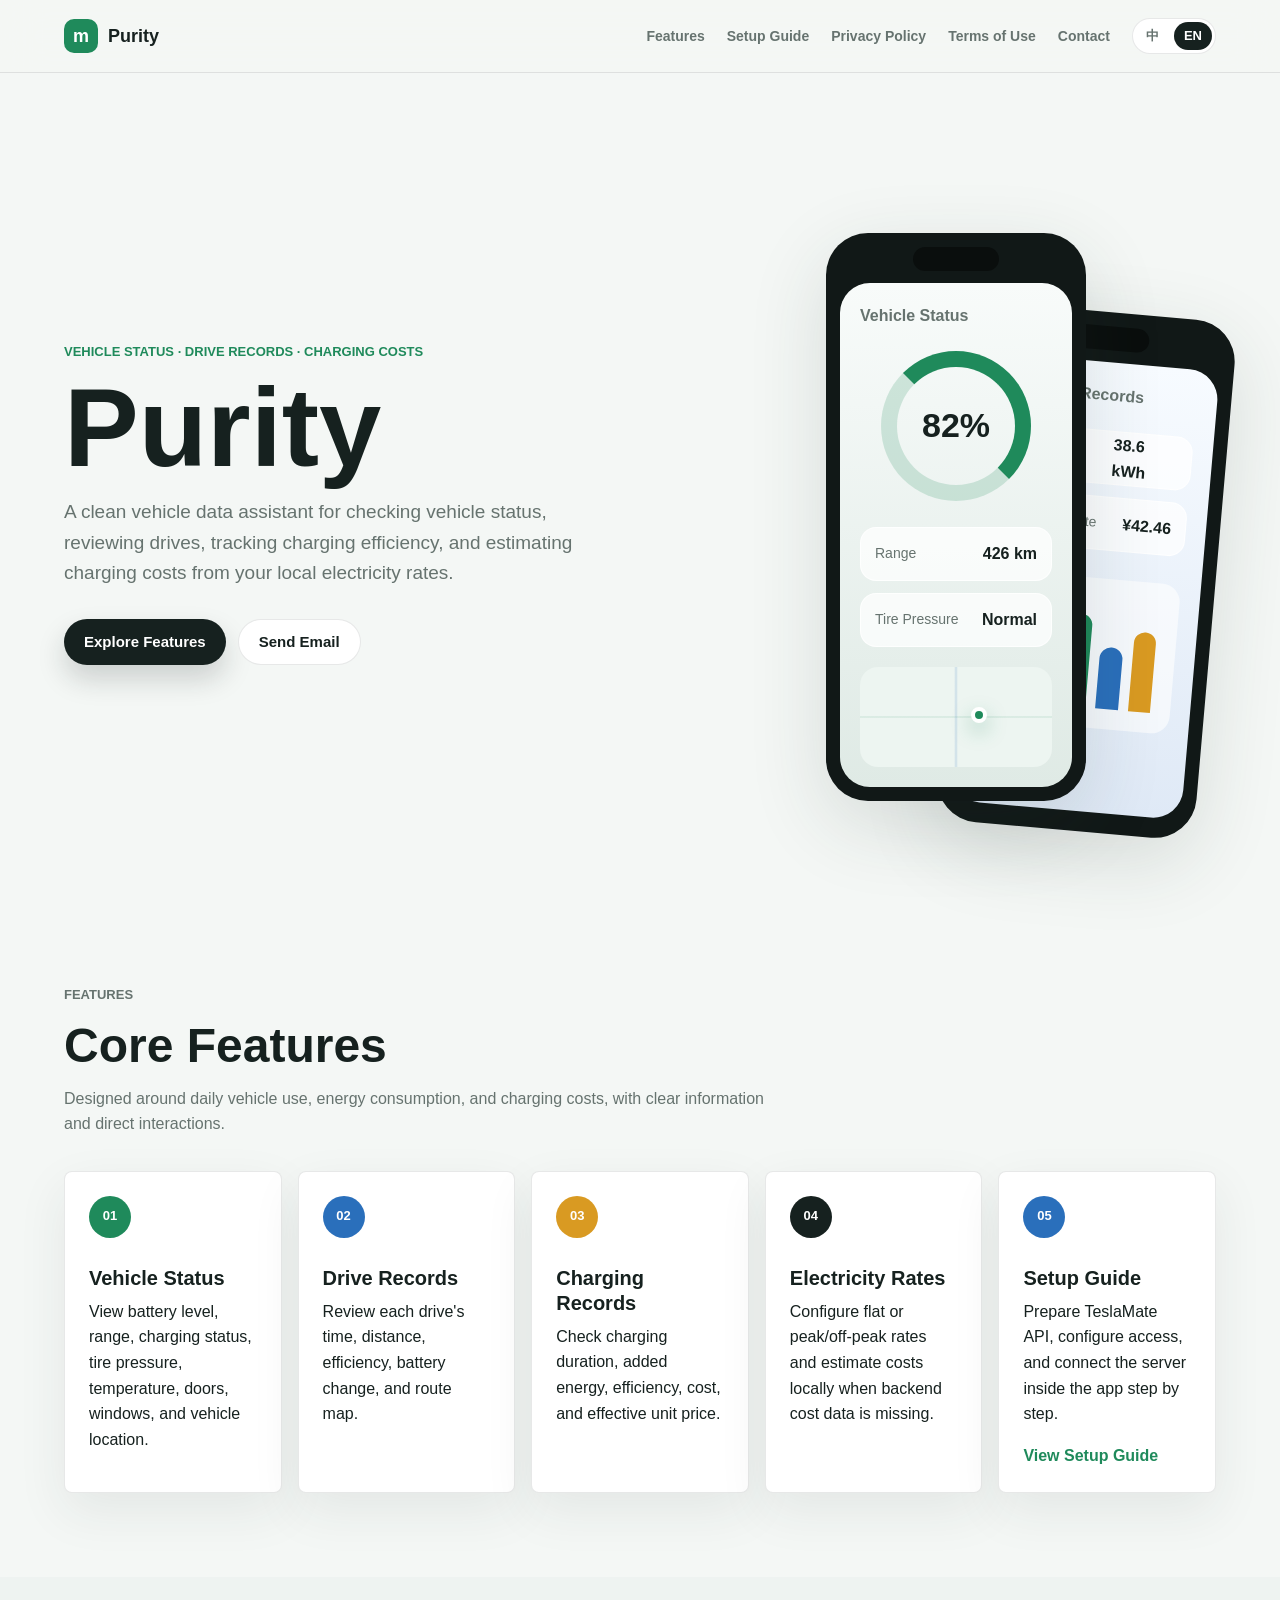
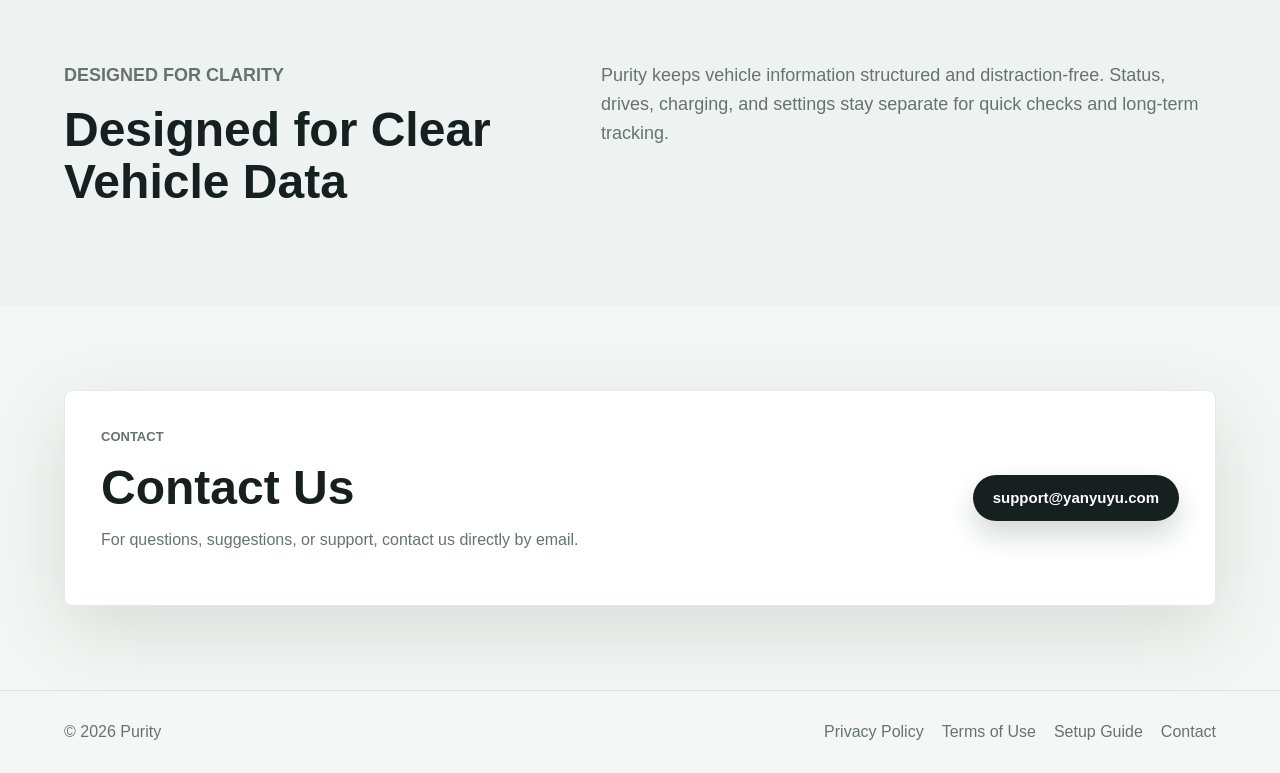
<file: index.html>
<!doctype html>
<html lang="zh-CN">
<head>
  <meta charset="utf-8">
  <meta name="viewport" content="width=device-width, initial-scale=1">
  <title>Purity - 车辆数据助手</title>
  <meta name="description" content="Purity 是一款车辆数据查看工具，支持车辆状态、行程记录、充电记录、电费估算与车辆设置。">
  <link rel="stylesheet" href="styles.css">
</head>
<body data-page="index">
  <header class="site-header">
    <a class="brand" href="#top" aria-label="Purity 首页" data-i18n-aria="brandHomeAria">
      <span class="brand-mark">m</span>
      <span>Purity</span>
    </a>
    <nav class="nav-links" aria-label="页面导航" data-i18n-aria="pageNavAria">
      <a href="#features" data-i18n="features">功能介绍</a>
      <a href="setup.html" data-i18n="setup">安装指南</a>
      <a href="privacy.html" data-i18n="privacy">隐私协议</a>
      <a href="terms.html" data-i18n="terms">用户协议</a>
      <a href="mailto:support@yanyuyu.com" data-i18n="contact">联系我们</a>
      <span class="language-switcher" aria-label="Language">
        <button type="button" data-language="zh">中</button>
        <button type="button" data-language="en">EN</button>
      </span>
    </nav>
  </header>

  <main id="top">
    <section class="hero">
      <div class="hero-content">
        <p class="eyebrow" data-i18n="heroEyebrow">车辆状态 · 行程记录 · 充电成本</p>
        <h1>Purity</h1>
        <p class="hero-copy" data-i18n="heroCopy">
          一个简洁清晰的车辆数据助手，帮助你查看车辆状态、回顾驾驶记录、追踪充电效率，并按本地电价估算充电费用。
        </p>
        <div class="hero-actions">
          <a class="primary-button" href="#features" data-i18n="learnFeatures">了解功能</a>
          <a class="secondary-button" href="mailto:support@yanyuyu.com" data-i18n="sendEmail">发送邮件</a>
        </div>
      </div>

      <div class="device-showcase" aria-label="Purity 应用界面预览" data-i18n-aria="previewAria">
        <div class="phone phone-front">
          <div class="phone-bar"></div>
          <div class="screen status-screen">
            <div class="screen-title" data-i18n="vehicleStatus">车辆状态</div>
            <div class="battery-ring">
              <span>82%</span>
            </div>
            <div class="metric-row">
              <span data-i18n="range">续航</span>
              <strong>426 km</strong>
            </div>
            <div class="metric-row">
              <span data-i18n="tirePressure">胎压</span>
              <strong data-i18n="normal">正常</strong>
            </div>
            <div class="mini-map">
              <span></span>
            </div>
          </div>
        </div>

        <div class="phone phone-back">
          <div class="phone-bar"></div>
          <div class="screen charge-screen">
            <div class="screen-title" data-i18n="chargeRecords">充电记录</div>
            <div class="charge-card">
              <span data-i18n="chargedEnergy">已充电量</span>
              <strong>38.6 kWh</strong>
            </div>
            <div class="charge-card">
              <span data-i18n="costEstimate">费用估算</span>
              <strong>¥42.46</strong>
            </div>
            <div class="charge-bars">
              <i></i><i></i><i></i><i></i><i></i>
            </div>
          </div>
        </div>
      </div>
    </section>

    <section id="features" class="section">
      <div class="section-heading">
        <p class="eyebrow" data-i18n="featuresEyebrow">Features</p>
        <h2 data-i18n="coreFeatures">核心功能</h2>
        <p data-i18n="featureIntro">围绕日常用车、能耗和充电成本设计，信息清晰，操作直接。</p>
      </div>

      <div class="feature-grid">
        <article class="feature-card">
          <div class="icon">01</div>
          <h3 data-i18n="featureStatusTitle">车辆状态</h3>
          <p data-i18n="featureStatusText">查看电量、续航、充电状态、胎压、温度、门窗状态和车辆位置信息。</p>
        </article>
        <article class="feature-card">
          <div class="icon">02</div>
          <h3 data-i18n="featureDriveTitle">行程记录</h3>
          <p data-i18n="featureDriveText">回顾每次驾驶的时间、里程、能耗、电量变化和轨迹地图。</p>
        </article>
        <article class="feature-card">
          <div class="icon">03</div>
          <h3 data-i18n="featureChargeTitle">充电记录</h3>
          <p data-i18n="featureChargeText">查看充电时长、充入电量、充电效率、费用和实际单价。</p>
        </article>
        <article class="feature-card">
          <div class="icon">04</div>
          <h3 data-i18n="featureRateTitle">电费设置</h3>
          <p data-i18n="featureRateText">支持普通电价和峰谷电价设置，在费用缺失时按本地规则估算。</p>
        </article>
        <article class="feature-card">
          <div class="icon">05</div>
          <h3 data-i18n="featureSetupTitle">安装指南</h3>
          <p data-i18n="featureSetupText">按步骤准备 TeslaMate API、配置访问地址，并在 App 内完成服务器连接。</p>
          <a class="inline-link" href="setup.html" data-i18n="viewSetup">查看安装指南</a>
        </article>
      </div>
    </section>

    <section class="split-section">
      <div>
        <p class="eyebrow" data-i18n="clarityEyebrow">Designed for Clarity</p>
        <h2 data-i18n="clarityTitle">为清晰查看车辆数据而设计</h2>
      </div>
      <p data-i18n="clarityText">
        Purity 保持简洁的信息结构，减少干扰。状态、记录、充电和设置各自独立，适合快速查看，也适合长期追踪车辆使用表现。
      </p>
    </section>

    <section id="contact" class="section contact-section">
      <div class="contact-panel">
        <div>
          <p class="eyebrow" data-i18n="contactEyebrow">Contact</p>
          <h2 data-i18n="contactTitle">联系我们</h2>
          <p data-i18n="contactText">如有问题、建议或支持需求，可以直接通过邮件联系我们。</p>
        </div>
        <a class="primary-button" href="mailto:support@yanyuyu.com">support@yanyuyu.com</a>
      </div>
    </section>

  </main>

  <footer class="site-footer">
    <span data-i18n="copyright">© 2026 Purity</span>
    <div>
      <a href="privacy.html" data-i18n="privacy">隐私协议</a>
      <a href="terms.html" data-i18n="terms">用户协议</a>
      <a href="setup.html" data-i18n="setup">安装指南</a>
      <a href="mailto:support@yanyuyu.com" data-i18n="contact">联系我们</a>
    </div>
  </footer>
  <script src="i18n.js"></script>
</body>
</html>
</file>
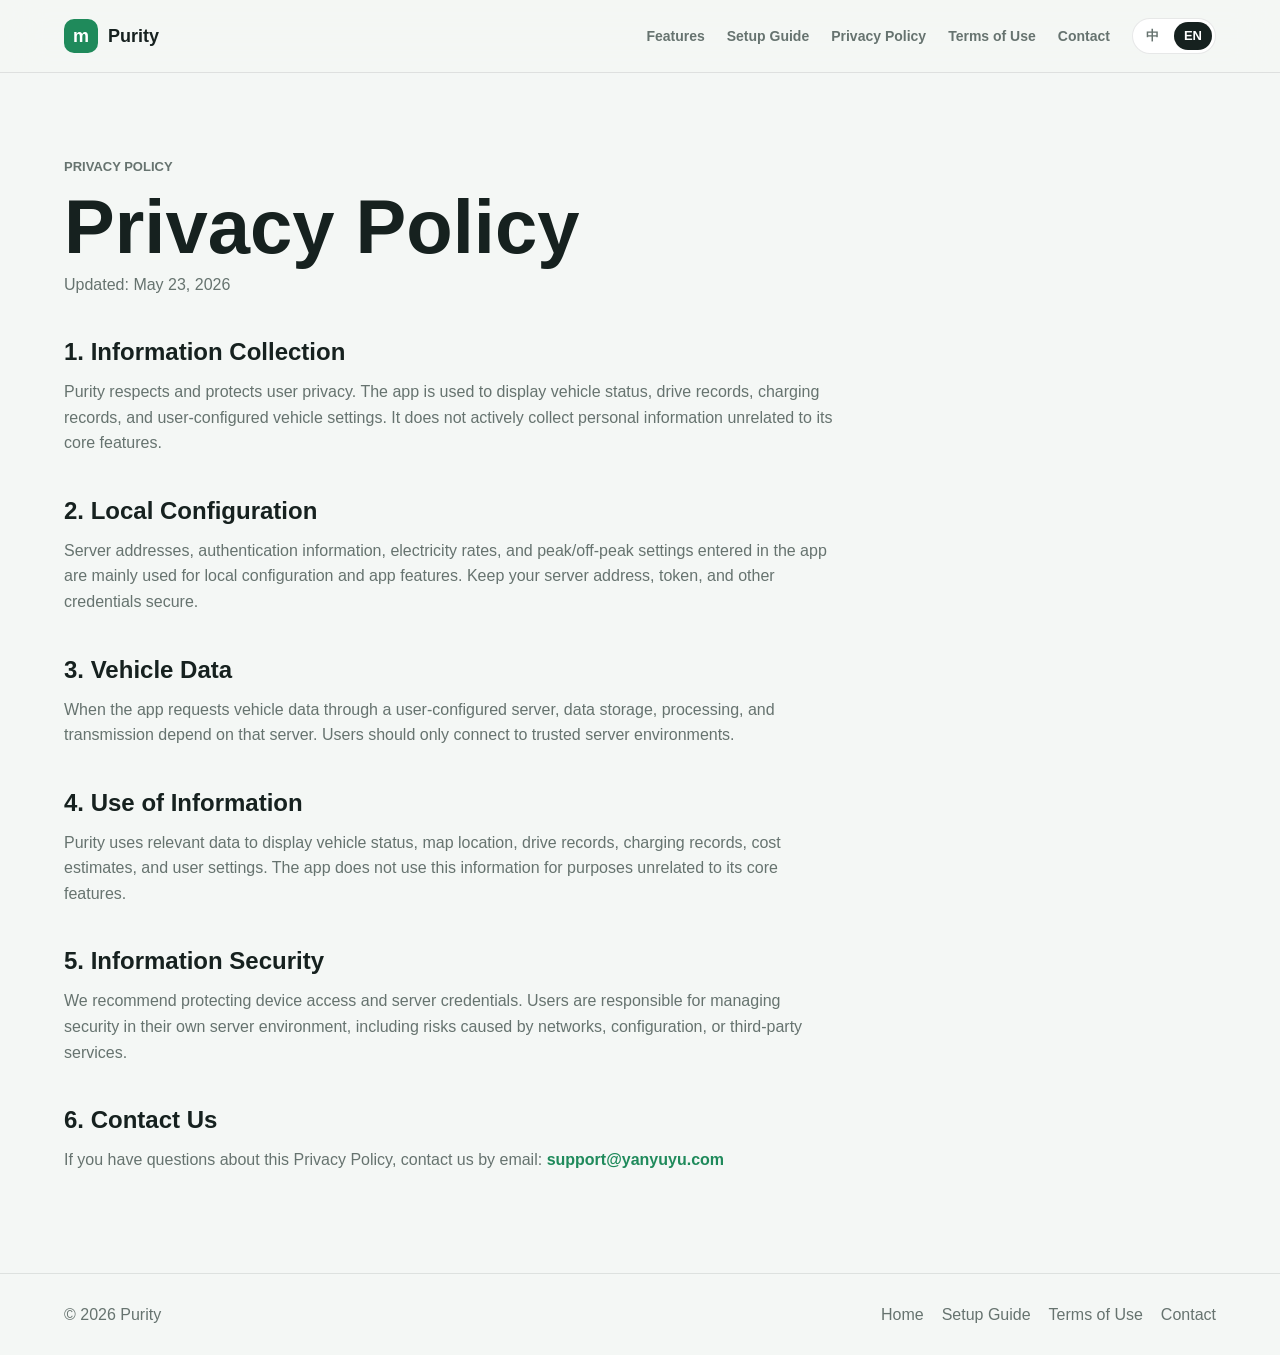
<file: privacy.html>
<!doctype html>
<html lang="zh-CN">
<head>
  <meta charset="utf-8">
  <meta name="viewport" content="width=device-width, initial-scale=1">
  <title>隐私协议 - Purity</title>
  <meta name="description" content="Purity 隐私协议">
  <link rel="stylesheet" href="styles.css">
</head>
<body data-page="privacy">
  <header class="site-header">
    <a class="brand" href="index.html" aria-label="返回 Purity 首页" data-i18n-aria="backHomeAria">
      <span class="brand-mark">m</span>
      <span>Purity</span>
    </a>
    <nav class="nav-links" aria-label="页面导航" data-i18n-aria="pageNavAria">
      <a href="index.html#features" data-i18n="features">功能介绍</a>
      <a href="setup.html" data-i18n="setup">安装指南</a>
      <a href="privacy.html" data-i18n="privacy">隐私协议</a>
      <a href="terms.html" data-i18n="terms">用户协议</a>
      <a href="mailto:support@yanyuyu.com" data-i18n="contact">联系我们</a>
      <span class="language-switcher" aria-label="Language">
        <button type="button" data-language="zh">中</button>
        <button type="button" data-language="en">EN</button>
      </span>
    </nav>
  </header>

  <main>
    <section class="legal-page">
      <p class="eyebrow" data-i18n="eyebrow">Privacy Policy</p>
      <h1 data-i18n="heading">隐私协议</h1>
      <p class="updated-date" data-i18n="updated">更新日期：2026 年 5 月 23 日</p>

      <h2 data-i18n="section1Title">1. 信息收集</h2>
      <p data-i18n="section1Text">
        Purity 尊重并保护用户隐私。应用用于展示车辆状态、行程记录、充电记录和用户配置的车辆相关设置。应用不会主动收集与功能无关的个人信息。
      </p>

      <h2 data-i18n="section2Title">2. 本地配置信息</h2>
      <p data-i18n="section2Text">
        用户在应用中填写的服务端地址、认证信息、电费单价和峰谷电设置，主要用于本地配置和应用功能展示。请妥善保管你的服务器地址、Token 或其他访问凭证。
      </p>

      <h2 data-i18n="section3Title">3. 车辆数据</h2>
      <p data-i18n="section3Text">
        如应用通过用户配置的服务端请求车辆数据，相关数据的存储、处理和传输取决于用户所连接的服务端。建议用户仅连接可信任的服务端环境。
      </p>

      <h2 data-i18n="section4Title">4. 信息使用</h2>
      <p data-i18n="section4Text">
        Purity 使用相关数据用于展示车辆状态、地图位置、驾驶记录、充电记录、费用估算和用户设置。应用不会将这些信息用于与核心功能无关的用途。
      </p>

      <h2 data-i18n="section5Title">5. 信息安全</h2>
      <p data-i18n="section5Text">
        我们建议用户保护好设备访问权限和服务端认证信息。由于网络环境、用户配置或第三方服务导致的数据泄露、丢失或异常，用户应根据自身服务端环境进行安全管理。
      </p>

      <h2 data-i18n="section6Title">6. 联系我们</h2>
      <p>
        <span data-i18n="section6Text">如对隐私协议有疑问，请通过邮件联系我们：</span>
        <a class="inline-link" href="mailto:support@yanyuyu.com">support@yanyuyu.com</a>
      </p>
    </section>
  </main>

  <footer class="site-footer">
    <span data-i18n="copyright">© 2026 Purity</span>
    <div>
      <a href="index.html" data-i18n="home">首页</a>
      <a href="setup.html" data-i18n="setup">安装指南</a>
      <a href="terms.html" data-i18n="terms">用户协议</a>
      <a href="mailto:support@yanyuyu.com" data-i18n="contact">联系我们</a>
    </div>
  </footer>
  <script src="i18n.js"></script>
</body>
</html>
</file>
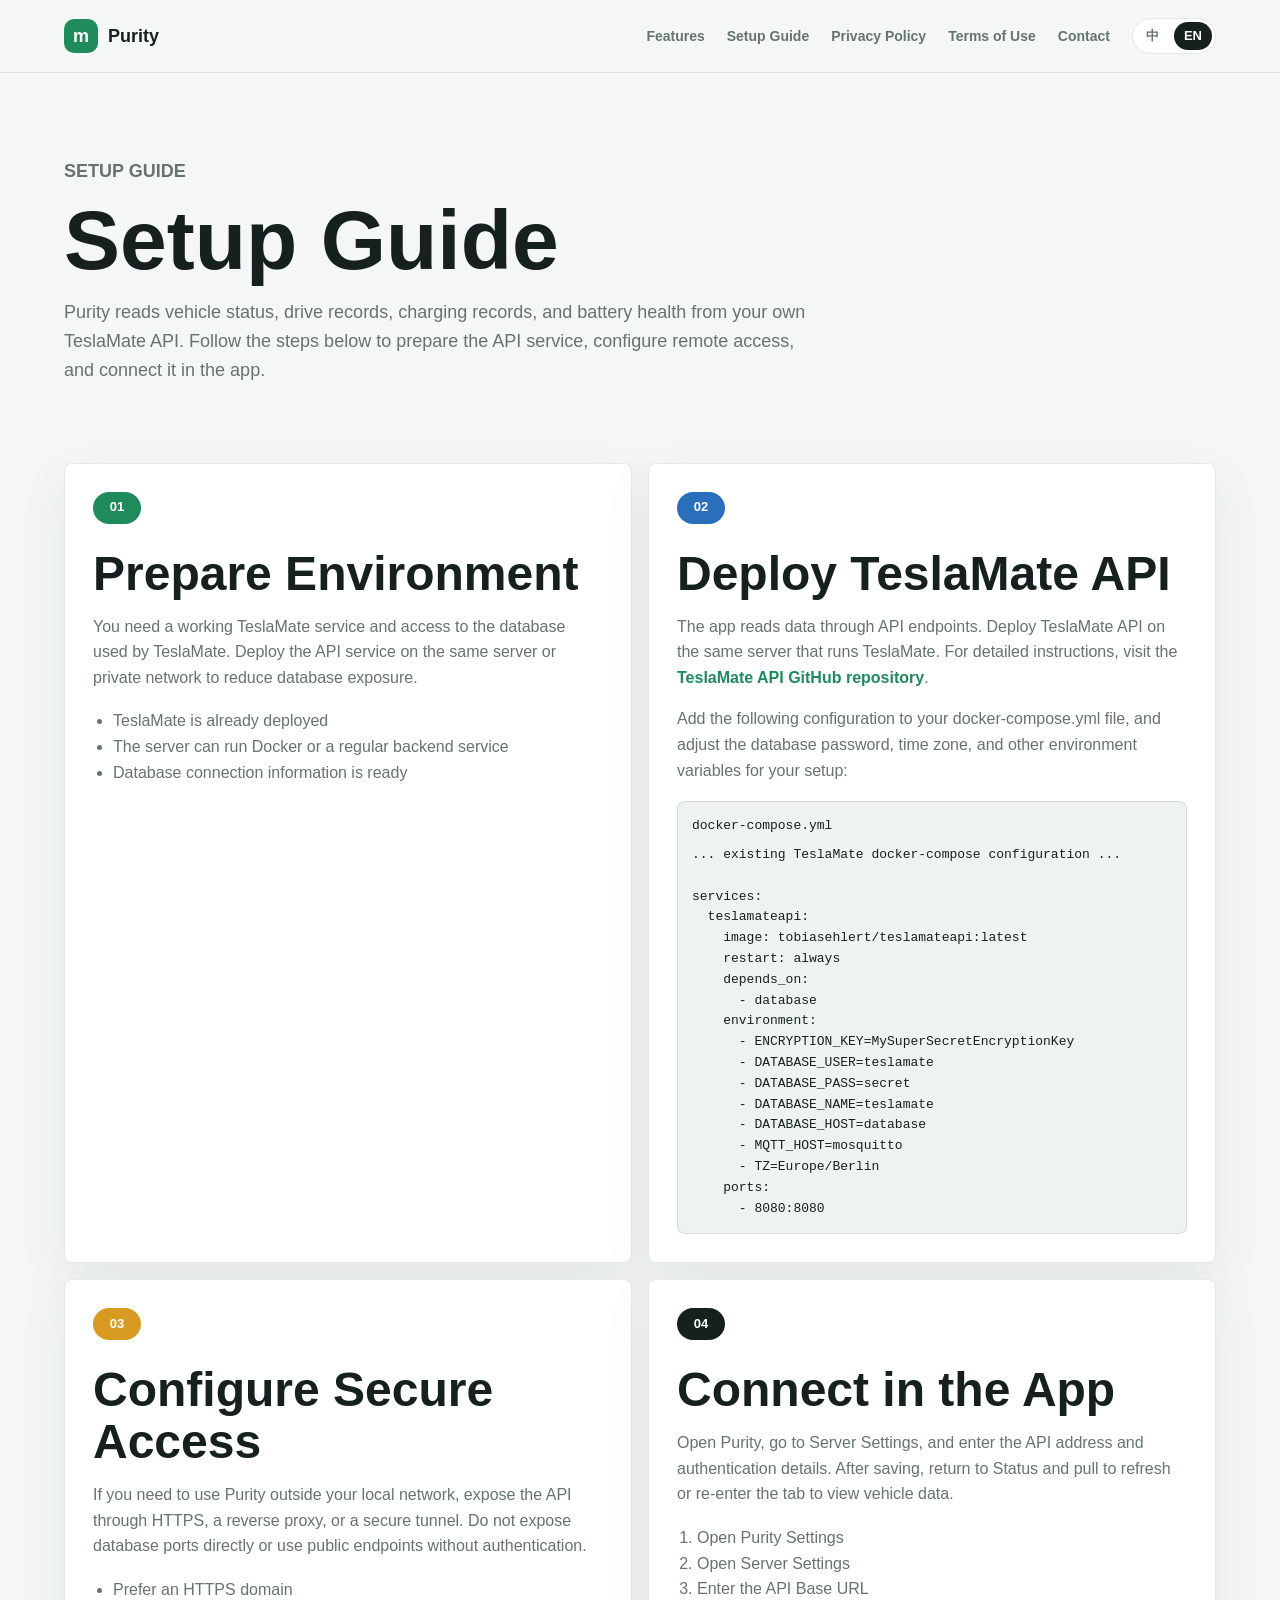
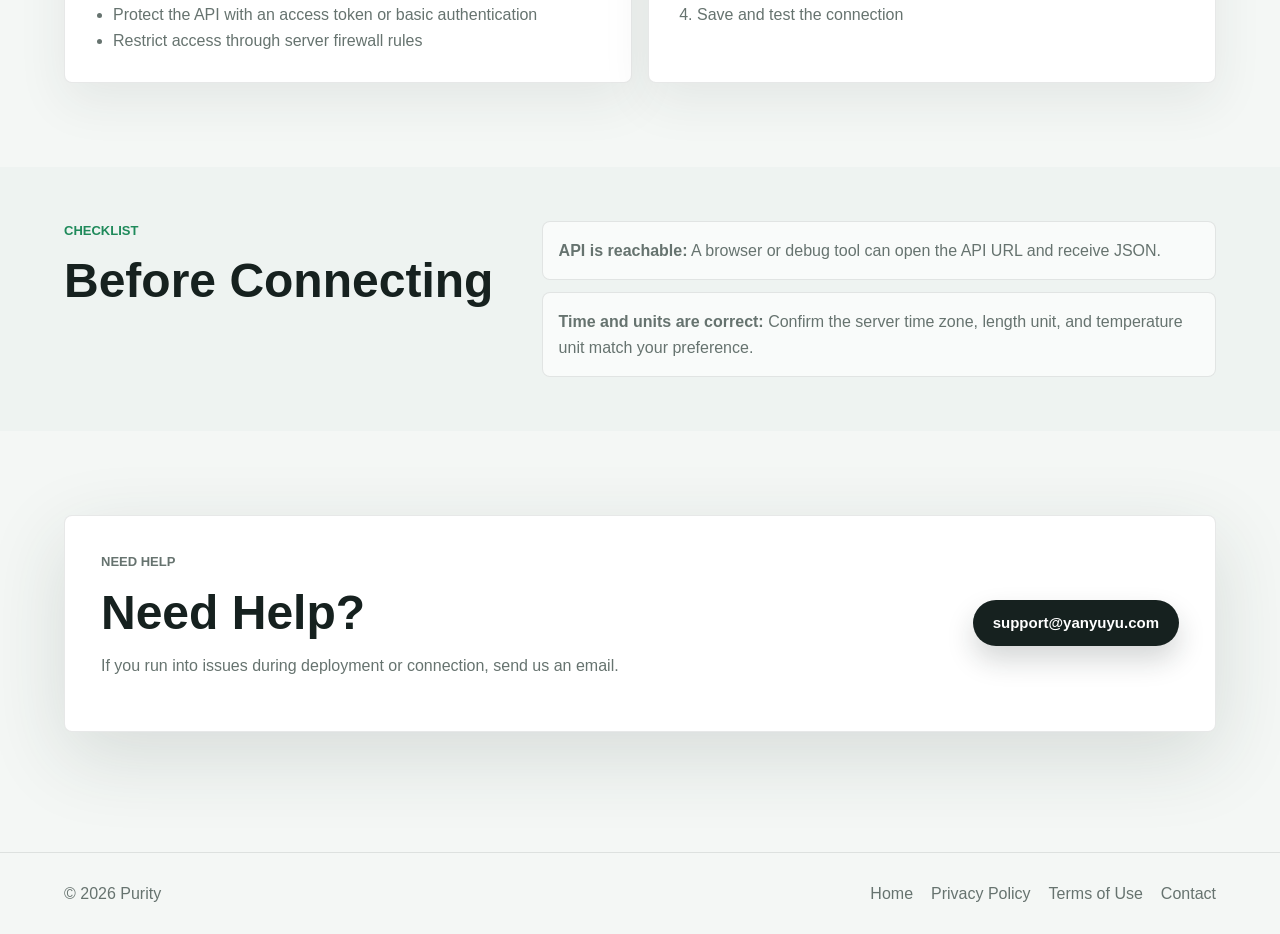
<file: setup.html>
<!doctype html>
<html lang="zh-CN">
<head>
  <meta charset="utf-8">
  <meta name="viewport" content="width=device-width, initial-scale=1">
  <title>Purity 安装指南</title>
  <meta name="description" content="Purity 安装指南，说明 TeslaMate API 准备、远程访问、安全建议和 App 服务器连接配置。">
  <link rel="stylesheet" href="styles.css">
</head>
<body data-page="setup">
  <header class="site-header">
    <a class="brand" href="index.html" aria-label="Purity 首页" data-i18n-aria="brandHomeAria">
      <span class="brand-mark">m</span>
      <span>Purity</span>
    </a>
    <nav class="nav-links" aria-label="页面导航" data-i18n-aria="pageNavAria">
      <a href="index.html#features" data-i18n="features">功能介绍</a>
      <a href="setup.html" data-i18n="setup">安装指南</a>
      <a href="privacy.html" data-i18n="privacy">隐私协议</a>
      <a href="terms.html" data-i18n="terms">用户协议</a>
      <a href="mailto:support@yanyuyu.com" data-i18n="contact">联系我们</a>
      <span class="language-switcher" aria-label="Language">
        <button type="button" data-language="zh">中</button>
        <button type="button" data-language="en">EN</button>
      </span>
    </nav>
  </header>

  <main class="setup-page">
    <section class="setup-hero">
      <p class="eyebrow" data-i18n="eyebrow">Setup Guide</p>
      <h1 data-i18n="heading">安装指南</h1>
      <p data-i18n="intro">
        Purity 通过你自己的 TeslaMate API 获取车辆状态、行程记录、充电记录和电池健康数据。
        按下面步骤完成 API 服务准备、外网访问配置和 App 内连接设置。
      </p>
    </section>

    <section class="setup-grid" aria-label="安装步骤" data-i18n-aria="stepsAria">
      <article class="setup-card">
        <span class="step-number">01</span>
        <h2 data-i18n="step1Title">准备环境</h2>
        <p data-i18n="step1Text">
          你需要先拥有可正常运行的 TeslaMate 服务，并能访问 TeslaMate 使用的数据库。
          建议将 API 服务部署在同一台服务器或同一内网环境中，减少数据库暴露面。
        </p>
        <ul>
          <li data-i18n="step1Item1">已部署 TeslaMate</li>
          <li data-i18n="step1Item2">服务器可运行 Docker 或常规后端服务</li>
          <li data-i18n="step1Item3">已准备数据库连接信息</li>
        </ul>
      </article>

      <article class="setup-card">
        <span class="step-number">02</span>
        <h2 data-i18n="step2Title">部署 TeslaMate API</h2>
        <p>
          <span data-i18n="step2Text1">App 需要通过 API 接口读取数据。请将 TeslaMate API 服务部署在运行 TeslaMate 的同一台服务器上。详细说明请查看</span>
          <a class="inline-link" href="https://github.com/tobiasehlert/teslamateapi/" target="_blank" rel="noopener" data-i18n="step2Link">TeslaMate API GitHub 仓库</a><span data-i18n="step2End">。</span>
        </p>
        <p data-i18n="step2Text2">
          将以下配置添加到你的 <code>docker-compose.yml</code> 文件中，并务必根据实际情况修改数据库密码、时区等环境变量：
        </p>
        <div class="code-block">
          <code>docker-compose.yml</code>
          <pre><code>... existing TeslaMate docker-compose configuration ...

services:
  teslamateapi:
    image: tobiasehlert/teslamateapi:latest
    restart: always
    depends_on:
      - database
    environment:
      - ENCRYPTION_KEY=MySuperSecretEncryptionKey
      - DATABASE_USER=teslamate
      - DATABASE_PASS=secret
      - DATABASE_NAME=teslamate
      - DATABASE_HOST=database
      - MQTT_HOST=mosquitto
      - TZ=Europe/Berlin
    ports:
      - 8080:8080</code></pre>
        </div>
      </article>

      <article class="setup-card">
        <span class="step-number">03</span>
        <h2 data-i18n="step3Title">配置安全访问</h2>
        <p data-i18n="step3Text">
          如果需要在外网使用 Purity，请通过 HTTPS、反向代理或安全隧道开放 API。
          不建议直接公开数据库端口，也不建议使用无认证的公网接口。
        </p>
        <ul>
          <li data-i18n="step3Item1">优先使用 HTTPS 域名</li>
          <li data-i18n="step3Item2">为 API 设置访问令牌或基础认证</li>
          <li data-i18n="step3Item3">限制服务器防火墙访问范围</li>
        </ul>
      </article>

      <article class="setup-card">
        <span class="step-number">04</span>
        <h2 data-i18n="step4Title">在 App 内连接</h2>
        <p data-i18n="step4Text">
          打开 Purity，进入设置里的服务器设置页面，填写 API 地址和认证信息。
          保存后返回状态页，下拉刷新或重新进入 Tab，即可查看车辆数据。
        </p>
        <ol>
          <li data-i18n="step4Item1">打开 Purity 设置</li>
          <li data-i18n="step4Item2">进入服务器设置</li>
          <li data-i18n="step4Item3">填写 API Base URL</li>
          <li data-i18n="step4Item4">保存并测试连接</li>
        </ol>
      </article>
    </section>

    <section class="setup-note">
      <div>
        <p class="eyebrow" data-i18n="checklistEyebrow">Checklist</p>
        <h2 data-i18n="checklistTitle">连接前检查</h2>
      </div>
      <div class="check-list">
        <p data-i18n-html="check1"><strong>接口可访问：</strong>浏览器或调试工具可以打开 API 地址并看到 JSON 返回。</p>
        <p data-i18n-html="check2"><strong>时间和单位正确：</strong>确认服务器时区、长度单位和温度单位符合你的使用习惯。</p>
      </div>
    </section>

    <section class="section contact-section">
      <div class="contact-panel">
        <div>
          <p class="eyebrow" data-i18n="helpEyebrow">Need Help</p>
          <h2 data-i18n="helpTitle">需要协助？</h2>
          <p data-i18n="helpText">如果你在部署或连接过程中遇到问题，可以发送邮件联系我们。</p>
        </div>
        <a class="primary-button" href="mailto:support@yanyuyu.com">support@yanyuyu.com</a>
      </div>
    </section>
  </main>

  <footer class="site-footer">
    <span data-i18n="copyright">© 2026 Purity</span>
    <div>
      <a href="index.html" data-i18n="home">首页</a>
      <a href="privacy.html" data-i18n="privacy">隐私协议</a>
      <a href="terms.html" data-i18n="terms">用户协议</a>
      <a href="mailto:support@yanyuyu.com" data-i18n="contact">联系我们</a>
    </div>
  </footer>
  <script src="i18n.js"></script>
</body>
</html>
</file>
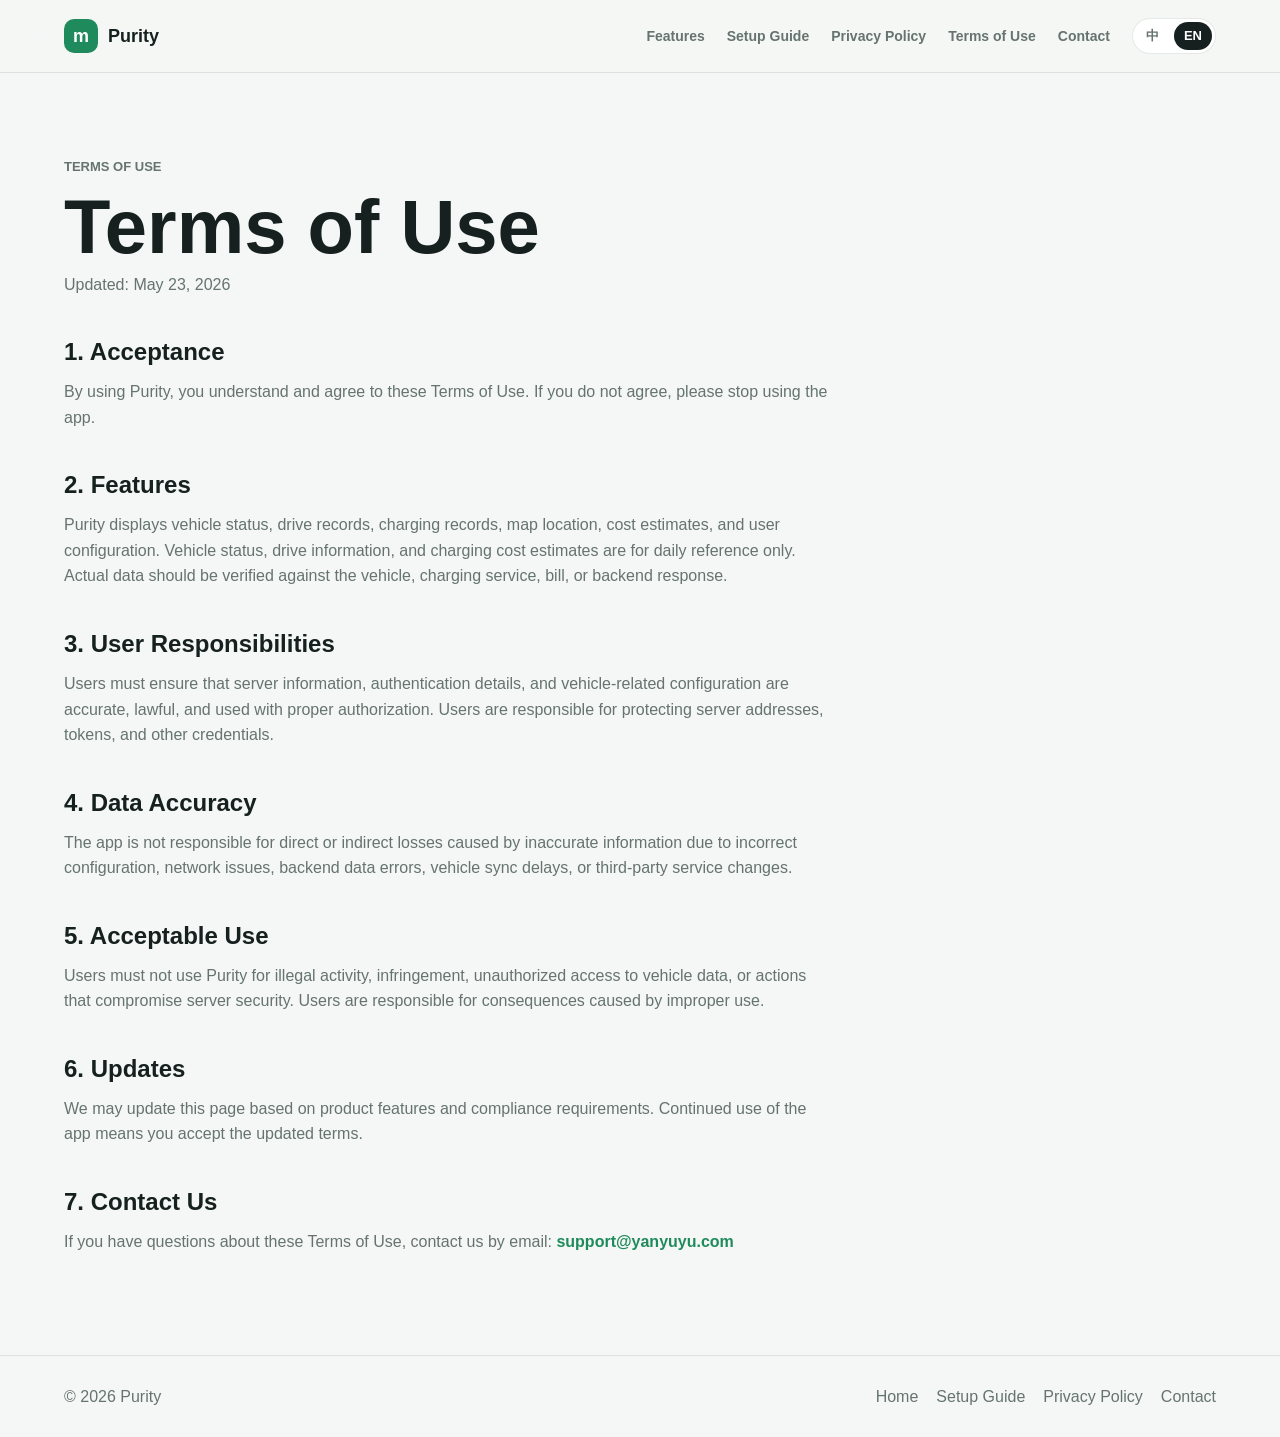
<file: terms.html>
<!doctype html>
<html lang="zh-CN">
<head>
  <meta charset="utf-8">
  <meta name="viewport" content="width=device-width, initial-scale=1">
  <title>用户协议 - Purity</title>
  <meta name="description" content="Purity 用户协议">
  <link rel="stylesheet" href="styles.css">
</head>
<body data-page="terms">
  <header class="site-header">
    <a class="brand" href="index.html" aria-label="返回 Purity 首页" data-i18n-aria="backHomeAria">
      <span class="brand-mark">m</span>
      <span>Purity</span>
    </a>
    <nav class="nav-links" aria-label="页面导航" data-i18n-aria="pageNavAria">
      <a href="index.html#features" data-i18n="features">功能介绍</a>
      <a href="setup.html" data-i18n="setup">安装指南</a>
      <a href="privacy.html" data-i18n="privacy">隐私协议</a>
      <a href="terms.html" data-i18n="terms">用户协议</a>
      <a href="mailto:support@yanyuyu.com" data-i18n="contact">联系我们</a>
      <span class="language-switcher" aria-label="Language">
        <button type="button" data-language="zh">中</button>
        <button type="button" data-language="en">EN</button>
      </span>
    </nav>
  </header>

  <main>
    <section class="legal-page">
      <p class="eyebrow" data-i18n="eyebrow">Terms of Use</p>
      <h1 data-i18n="heading">用户协议</h1>
      <p class="updated-date" data-i18n="updated">更新日期：2026 年 5 月 23 日</p>

      <h2 data-i18n="section1Title">1. 协议接受</h2>
      <p data-i18n="section1Text">
        使用 Purity 即表示你理解并同意本用户协议。如你不同意本协议内容，请停止使用本应用。
      </p>

      <h2 data-i18n="section2Title">2. 功能说明</h2>
      <p data-i18n="section2Text">
        Purity 用于展示车辆状态、行程记录、充电记录、地图位置、费用估算和用户配置等信息。应用中的车辆状态、行程、充电费用估算等信息仅用于日常查看和参考，实际数据以车辆、充电服务、账单或相关服务端返回结果为准。
      </p>

      <h2 data-i18n="section3Title">3. 用户责任</h2>
      <p data-i18n="section3Text">
        用户应确保所填写的服务器信息、认证信息和车辆相关配置真实、合法且拥有相应使用权限。用户应自行妥善保管服务器地址、Token 或其他访问凭证。
      </p>

      <h2 data-i18n="section4Title">4. 数据准确性</h2>
      <p data-i18n="section4Text">
        因错误配置、网络异常、服务端数据异常、车辆状态同步延迟或第三方服务变化导致的信息不准确，应用不承担由此产生的直接或间接损失。
      </p>

      <h2 data-i18n="section5Title">5. 合理使用</h2>
      <p data-i18n="section5Text">
        用户不得将 Purity 用于任何违法、侵权、未经授权访问车辆数据或破坏服务端安全的行为。因用户不当使用造成的后果由用户自行承担。
      </p>

      <h2 data-i18n="section6Title">6. 协议更新</h2>
      <p data-i18n="section6Text">
        我们可能根据产品功能和合规要求更新本页面内容。继续使用应用视为接受更新后的条款。
      </p>

      <h2 data-i18n="section7Title">7. 联系我们</h2>
      <p>
        <span data-i18n="section7Text">如对用户协议有疑问，请通过邮件联系我们：</span>
        <a class="inline-link" href="mailto:support@yanyuyu.com">support@yanyuyu.com</a>
      </p>
    </section>
  </main>

  <footer class="site-footer">
    <span data-i18n="copyright">© 2026 Purity</span>
    <div>
      <a href="index.html" data-i18n="home">首页</a>
      <a href="setup.html" data-i18n="setup">安装指南</a>
      <a href="privacy.html" data-i18n="privacy">隐私协议</a>
      <a href="mailto:support@yanyuyu.com" data-i18n="contact">联系我们</a>
    </div>
  </footer>
  <script src="i18n.js"></script>
</body>
</html>
</file>
<file: styles.css>
:root {
  --bg: #f4f7f5;
  --surface: #ffffff;
  --surface-strong: #eef3f1;
  --text: #16211f;
  --muted: #66736f;
  --line: rgba(22, 33, 31, 0.1);
  --green: #1f8a5b;
  --blue: #2a6fbb;
  --yellow: #d99a22;
  --shadow: 0 24px 80px rgba(38, 54, 48, 0.14);
}

* {
  box-sizing: border-box;
}

html {
  scroll-behavior: smooth;
}

body {
  margin: 0;
  font-family: -apple-system, BlinkMacSystemFont, "Segoe UI", "PingFang SC", "Helvetica Neue", Arial, sans-serif;
  color: var(--text);
  background: var(--bg);
  line-height: 1.6;
}

a {
  color: inherit;
  text-decoration: none;
}

.site-header {
  position: sticky;
  top: 0;
  z-index: 10;
  display: flex;
  align-items: center;
  justify-content: space-between;
  gap: 24px;
  padding: 18px clamp(20px, 5vw, 72px);
  background: rgba(244, 247, 245, 0.82);
  border-bottom: 1px solid var(--line);
  backdrop-filter: blur(20px);
}

.brand {
  display: inline-flex;
  align-items: center;
  gap: 10px;
  font-size: 18px;
  font-weight: 750;
}

.brand-mark {
  display: grid;
  width: 34px;
  height: 34px;
  place-items: center;
  color: #fff;
  background: var(--green);
  border-radius: 10px;
  font-weight: 800;
}

.nav-links {
  display: flex;
  align-items: center;
  gap: 22px;
  color: var(--muted);
  font-size: 14px;
  font-weight: 600;
}

.nav-links a:hover {
  color: var(--text);
}

.language-switcher {
  display: inline-flex;
  gap: 4px;
  padding: 3px;
  background: var(--surface);
  border: 1px solid var(--line);
  border-radius: 999px;
}

.language-switcher button {
  min-width: 34px;
  height: 28px;
  padding: 0 10px;
  color: var(--muted);
  background: transparent;
  border: 0;
  border-radius: 999px;
  font: inherit;
  font-size: 13px;
  font-weight: 750;
  cursor: pointer;
}

.language-switcher button.is-active {
  color: #fff;
  background: var(--text);
}

.hero {
  display: grid;
  grid-template-columns: minmax(0, 1fr) minmax(320px, 520px);
  gap: clamp(36px, 7vw, 96px);
  align-items: center;
  min-height: calc(100vh - 72px);
  padding: clamp(48px, 8vw, 96px) clamp(20px, 5vw, 72px) 64px;
}

.hero-content {
  max-width: 660px;
}

.eyebrow {
  margin: 0 0 14px;
  color: var(--green);
  font-size: 13px;
  font-weight: 800;
  letter-spacing: 0;
  text-transform: uppercase;
}

h1,
h2,
h3,
p {
  margin-top: 0;
}

h1 {
  margin-bottom: 18px;
  font-size: clamp(56px, 10vw, 112px);
  line-height: 0.92;
  letter-spacing: 0;
}

h2 {
  margin-bottom: 14px;
  font-size: clamp(30px, 4vw, 48px);
  line-height: 1.08;
  letter-spacing: 0;
}

h3 {
  margin-bottom: 8px;
  font-size: 20px;
  line-height: 1.25;
  letter-spacing: 0;
}

.hero-copy {
  max-width: 580px;
  color: var(--muted);
  font-size: 19px;
}

.hero-actions {
  display: flex;
  flex-wrap: wrap;
  gap: 12px;
  margin-top: 30px;
}

.primary-button,
.secondary-button {
  display: inline-flex;
  align-items: center;
  justify-content: center;
  min-height: 46px;
  padding: 0 20px;
  border-radius: 999px;
  font-size: 15px;
  font-weight: 750;
}

.primary-button {
  color: #fff;
  background: var(--text);
  box-shadow: 0 14px 28px rgba(22, 33, 31, 0.18);
}

.secondary-button {
  color: var(--text);
  background: var(--surface);
  border: 1px solid var(--line);
}

.device-showcase {
  position: relative;
  min-height: 560px;
}

.phone {
  position: absolute;
  width: 260px;
  min-height: 520px;
  padding: 14px;
  background: #111817;
  border-radius: 42px;
  box-shadow: var(--shadow);
}

.phone-front {
  right: 130px;
  top: 10px;
  z-index: 2;
}

.phone-back {
  right: 0;
  top: 88px;
  transform: rotate(5deg);
}

.phone-bar {
  width: 86px;
  height: 24px;
  margin: 0 auto 12px;
  background: #0a0e0d;
  border-radius: 999px;
}

.screen {
  min-height: 450px;
  padding: 20px;
  overflow: hidden;
  border-radius: 30px;
}

.status-screen {
  background: linear-gradient(180deg, #f8fbfa 0%, #dfeae5 100%);
}

.charge-screen {
  background: linear-gradient(180deg, #f7fbff 0%, #dfe9f6 100%);
}

.screen-title {
  margin-bottom: 22px;
  color: var(--muted);
  font-weight: 800;
}

.battery-ring {
  display: grid;
  width: 150px;
  height: 150px;
  margin: 0 auto 26px;
  place-items: center;
  border: 16px solid rgba(31, 138, 91, 0.18);
  border-top-color: var(--green);
  border-right-color: var(--green);
  border-radius: 50%;
}

.battery-ring span {
  font-size: 34px;
  font-weight: 850;
}

.metric-row,
.charge-card {
  display: flex;
  align-items: center;
  justify-content: space-between;
  gap: 16px;
  min-height: 54px;
  margin-bottom: 12px;
  padding: 0 14px;
  background: rgba(255, 255, 255, 0.72);
  border: 1px solid rgba(255, 255, 255, 0.8);
  border-radius: 16px;
}

.metric-row span,
.charge-card span {
  color: var(--muted);
  font-size: 14px;
}

.mini-map {
  position: relative;
  height: 100px;
  margin-top: 20px;
  background:
    linear-gradient(90deg, transparent 49%, rgba(42, 111, 187, 0.18) 50%, transparent 51%),
    linear-gradient(0deg, transparent 49%, rgba(31, 138, 91, 0.18) 50%, transparent 51%),
    #edf5f1;
  border-radius: 18px;
}

.mini-map span {
  position: absolute;
  left: 58%;
  top: 40%;
  width: 16px;
  height: 16px;
  background: var(--green);
  border: 4px solid #fff;
  border-radius: 50%;
  box-shadow: 0 8px 20px rgba(31, 138, 91, 0.35);
}

.charge-bars {
  display: flex;
  align-items: flex-end;
  gap: 10px;
  height: 150px;
  margin-top: 28px;
  padding: 20px;
  background: rgba(255, 255, 255, 0.62);
  border-radius: 18px;
}

.charge-bars i {
  flex: 1;
  display: block;
  background: var(--blue);
  border-radius: 999px 999px 4px 4px;
}

.charge-bars i:nth-child(1) { height: 38%; }
.charge-bars i:nth-child(2) { height: 62%; }
.charge-bars i:nth-child(3) { height: 84%; background: var(--green); }
.charge-bars i:nth-child(4) { height: 56%; }
.charge-bars i:nth-child(5) { height: 72%; background: var(--yellow); }

.section,
.split-section,
.legal-section {
  padding: 84px clamp(20px, 5vw, 72px);
}

.section-heading {
  max-width: 720px;
  margin-bottom: 34px;
}

.section-heading p,
.split-section p,
.legal-section p,
.contact-panel p {
  color: var(--muted);
}

.feature-grid {
  display: grid;
  grid-template-columns: repeat(5, minmax(0, 1fr));
  gap: 16px;
}

.feature-card {
  min-height: 240px;
  padding: 24px;
  background: var(--surface);
  border: 1px solid var(--line);
  border-radius: 8px;
  box-shadow: 0 18px 50px rgba(38, 54, 48, 0.08);
}

.icon {
  display: inline-grid;
  width: 42px;
  height: 42px;
  margin-bottom: 28px;
  place-items: center;
  color: #fff;
  background: var(--green);
  border-radius: 50%;
  font-size: 13px;
  font-weight: 850;
}

.feature-card:nth-child(2) .icon {
  background: var(--blue);
}

.feature-card:nth-child(3) .icon {
  background: var(--yellow);
}

.feature-card:nth-child(4) .icon {
  background: var(--text);
}

.feature-card:nth-child(5) .icon {
  background: var(--blue);
}

.setup-page {
  padding-bottom: 36px;
}

.setup-hero {
  max-width: 980px;
  padding: 84px clamp(20px, 5vw, 72px) 36px;
}

.setup-hero h1 {
  margin-bottom: 18px;
  font-size: clamp(44px, 7vw, 84px);
  line-height: 0.96;
}

.setup-hero p {
  max-width: 760px;
  color: var(--muted);
  font-size: 18px;
}

.setup-grid {
  display: grid;
  grid-template-columns: repeat(2, minmax(0, 1fr));
  gap: 16px;
  padding: 24px clamp(20px, 5vw, 72px) 84px;
}

.setup-card {
  min-height: 340px;
  padding: 28px;
  background: var(--surface);
  border: 1px solid var(--line);
  border-radius: 8px;
  box-shadow: 0 18px 50px rgba(38, 54, 48, 0.08);
}

.setup-card p,
.setup-card li {
  color: var(--muted);
}

.step-number {
  display: inline-flex;
  align-items: center;
  justify-content: center;
  min-width: 48px;
  height: 32px;
  margin-bottom: 24px;
  color: #fff;
  background: var(--green);
  border-radius: 999px;
  font-size: 13px;
  font-weight: 850;
}

.setup-card:nth-child(2) .step-number {
  background: var(--blue);
}

.setup-card:nth-child(3) .step-number {
  background: var(--yellow);
}

.setup-card:nth-child(4) .step-number {
  background: var(--text);
}

.setup-card ul,
.setup-card ol {
  margin: 18px 0 0;
  padding-left: 20px;
}

.code-block {
  display: grid;
  gap: 8px;
  margin-top: 18px;
  padding: 14px;
  background: var(--surface-strong);
  border: 1px solid var(--line);
  border-radius: 8px;
  overflow-x: auto;
}

.code-block code,
.code-block pre {
  color: var(--text);
  font-family: ui-monospace, SFMono-Regular, Menlo, Consolas, monospace;
  font-size: 13px;
}

.code-block pre {
  margin: 0;
  white-space: pre;
}

.setup-note {
  display: grid;
  grid-template-columns: minmax(0, 0.8fr) minmax(0, 1.2fr);
  gap: 28px;
  padding: 54px clamp(20px, 5vw, 72px);
  background: var(--surface-strong);
}

.check-list {
  display: grid;
  gap: 12px;
}

.check-list p {
  margin: 0;
  padding: 16px;
  color: var(--muted);
  background: rgba(255, 255, 255, 0.62);
  border: 1px solid var(--line);
  border-radius: 8px;
}

.split-section {
  display: grid;
  grid-template-columns: minmax(0, 0.9fr) minmax(0, 1.1fr);
  gap: 34px;
  align-items: start;
  background: var(--surface-strong);
}

.split-section p {
  max-width: 760px;
  font-size: 18px;
}

.contact-panel {
  display: flex;
  align-items: center;
  justify-content: space-between;
  gap: 28px;
  padding: 36px;
  background: var(--surface);
  border: 1px solid var(--line);
  border-radius: 8px;
  box-shadow: var(--shadow);
}

.legal-section {
  max-width: 980px;
}

.legal-page {
  max-width: 900px;
  padding: 84px clamp(20px, 5vw, 72px);
}

.legal-page h1 {
  margin-bottom: 10px;
  font-size: clamp(44px, 7vw, 76px);
}

.legal-page h2 {
  margin-top: 42px;
  font-size: 24px;
}

.legal-page p {
  color: var(--muted);
}

.updated-date {
  margin-bottom: 34px;
}

.inline-link {
  color: var(--green);
  font-weight: 750;
}

.legal-section + .legal-section {
  padding-top: 24px;
}

.site-footer {
  display: flex;
  justify-content: space-between;
  gap: 20px;
  padding: 28px clamp(20px, 5vw, 72px);
  color: var(--muted);
  border-top: 1px solid var(--line);
}

.site-footer div {
  display: flex;
  flex-wrap: wrap;
  gap: 18px;
}

@media (max-width: 980px) {
  .hero {
    grid-template-columns: 1fr;
    min-height: auto;
  }

  .device-showcase {
    min-height: 520px;
  }

  .phone-front {
    left: 8%;
    right: auto;
  }

  .phone-back {
    right: 8%;
  }

  .feature-grid {
    grid-template-columns: repeat(2, minmax(0, 1fr));
  }

  .split-section,
  .setup-note {
    grid-template-columns: 1fr;
  }

  .setup-grid {
    grid-template-columns: 1fr;
  }
}

@media (max-width: 720px) {
  .site-header {
    align-items: flex-start;
    flex-direction: column;
  }

  .nav-links {
    width: 100%;
    flex-wrap: wrap;
    overflow-x: auto;
    padding-bottom: 2px;
  }

  .device-showcase {
    min-height: 430px;
  }

  .phone {
    width: 210px;
    min-height: 420px;
    border-radius: 34px;
  }

  .screen {
    min-height: 355px;
    padding: 16px;
    border-radius: 24px;
  }

  .phone-front {
    left: 0;
  }

  .phone-back {
    right: 0;
    top: 70px;
  }

  .battery-ring {
    width: 118px;
    height: 118px;
  }

  .feature-grid {
    grid-template-columns: 1fr;
  }

  .contact-panel,
  .site-footer {
    align-items: flex-start;
    flex-direction: column;
  }
}
</file>
